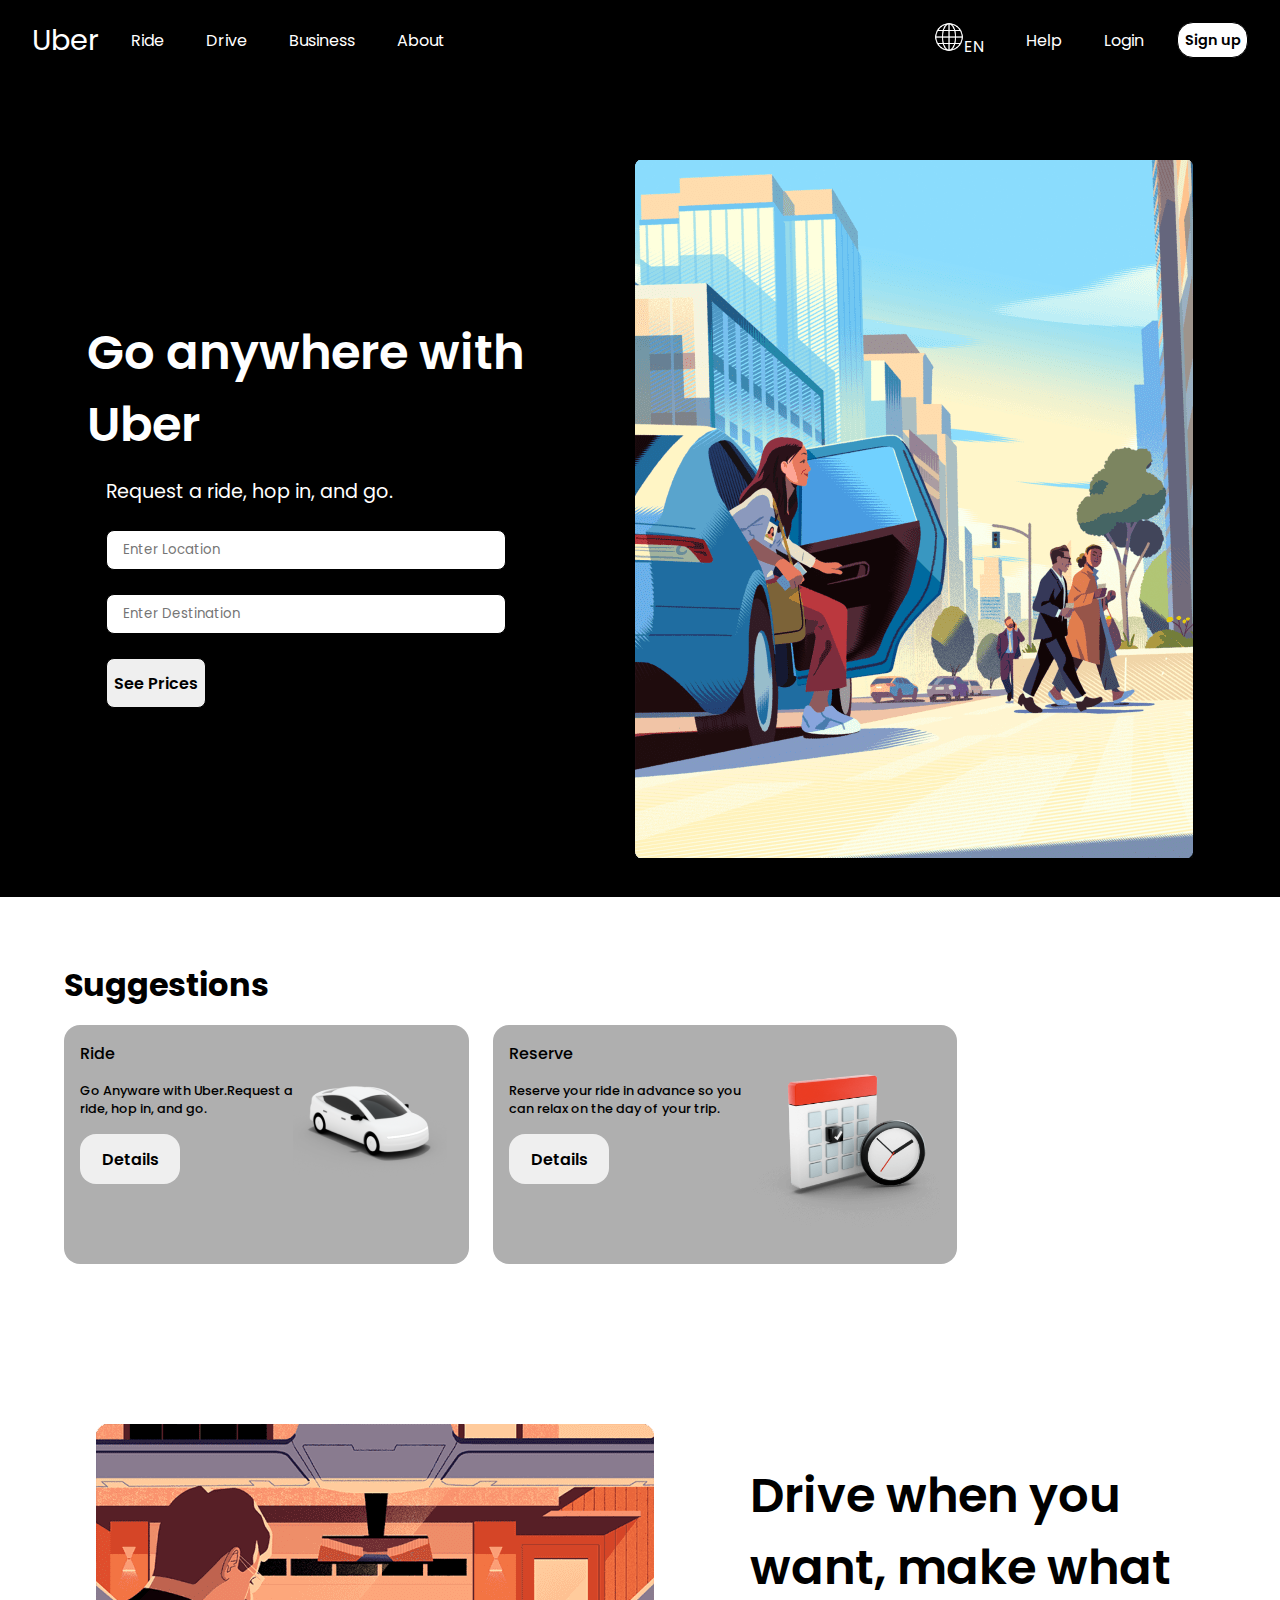
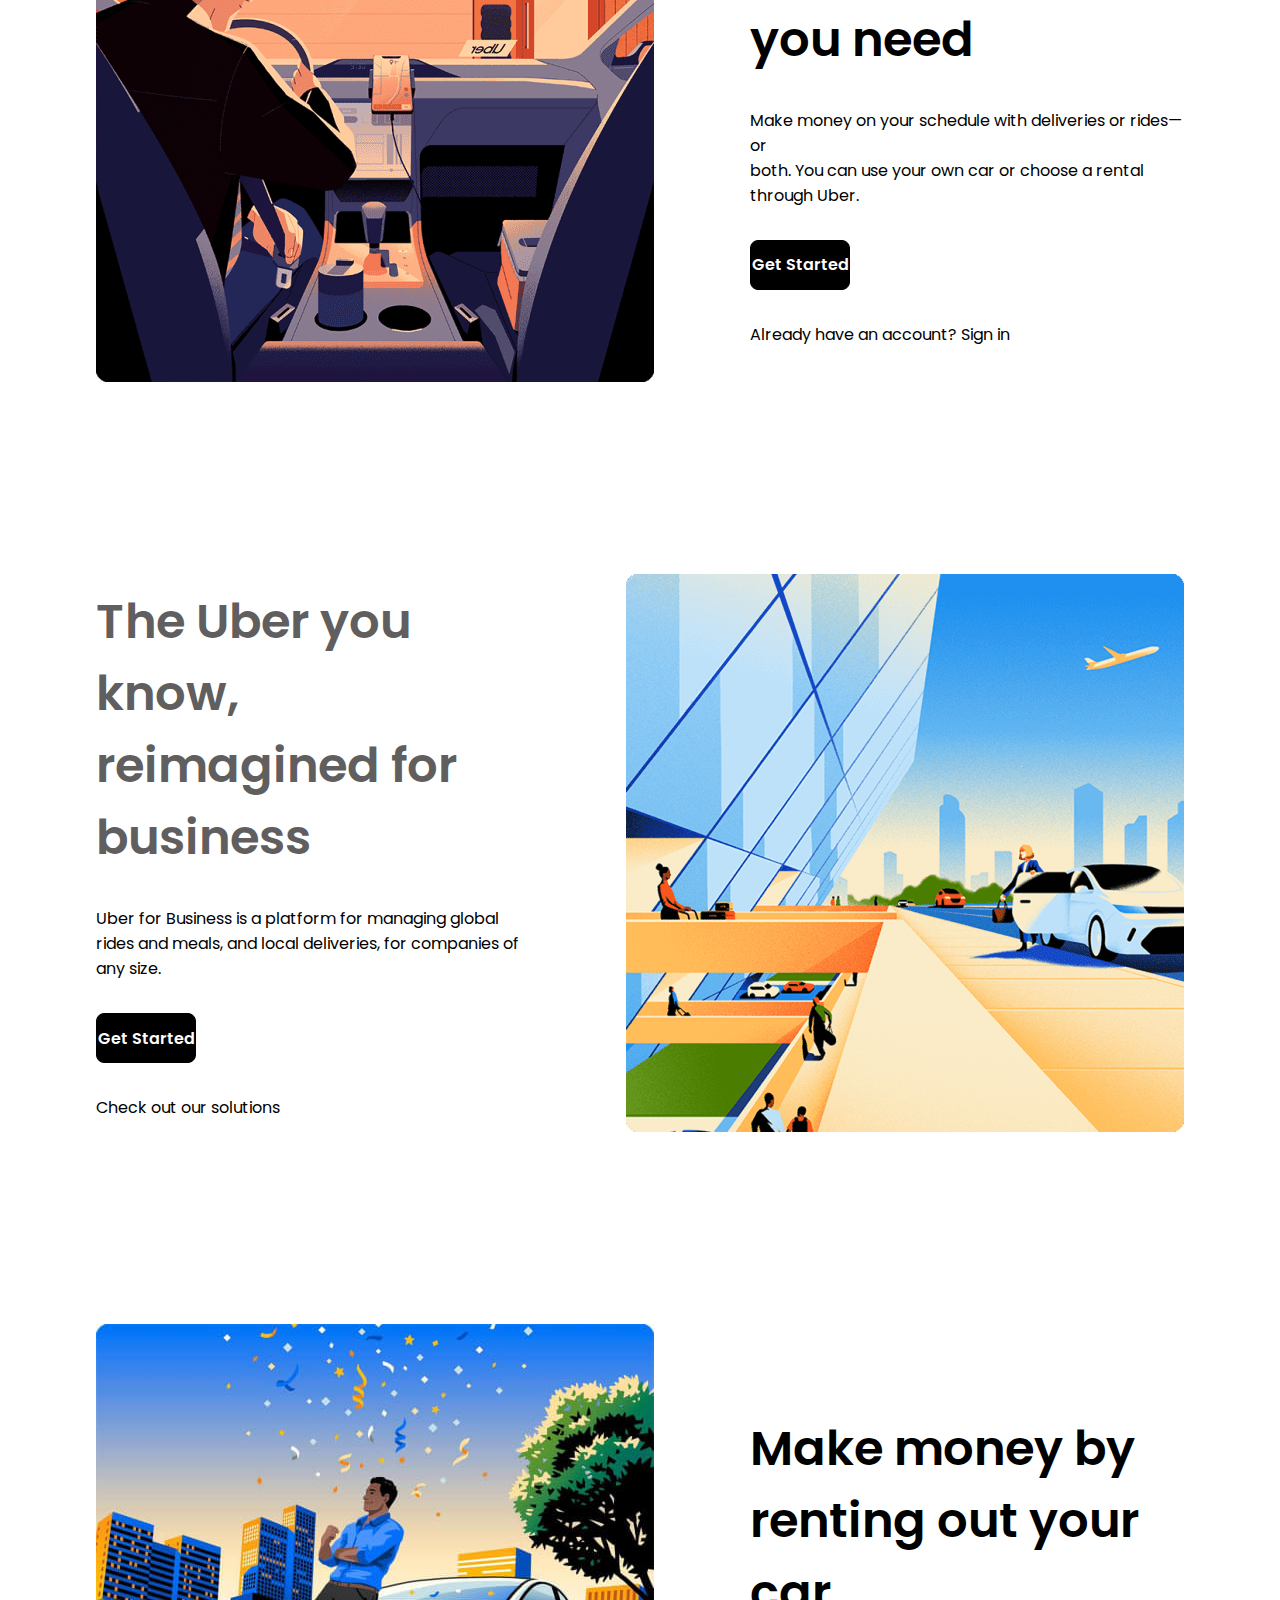
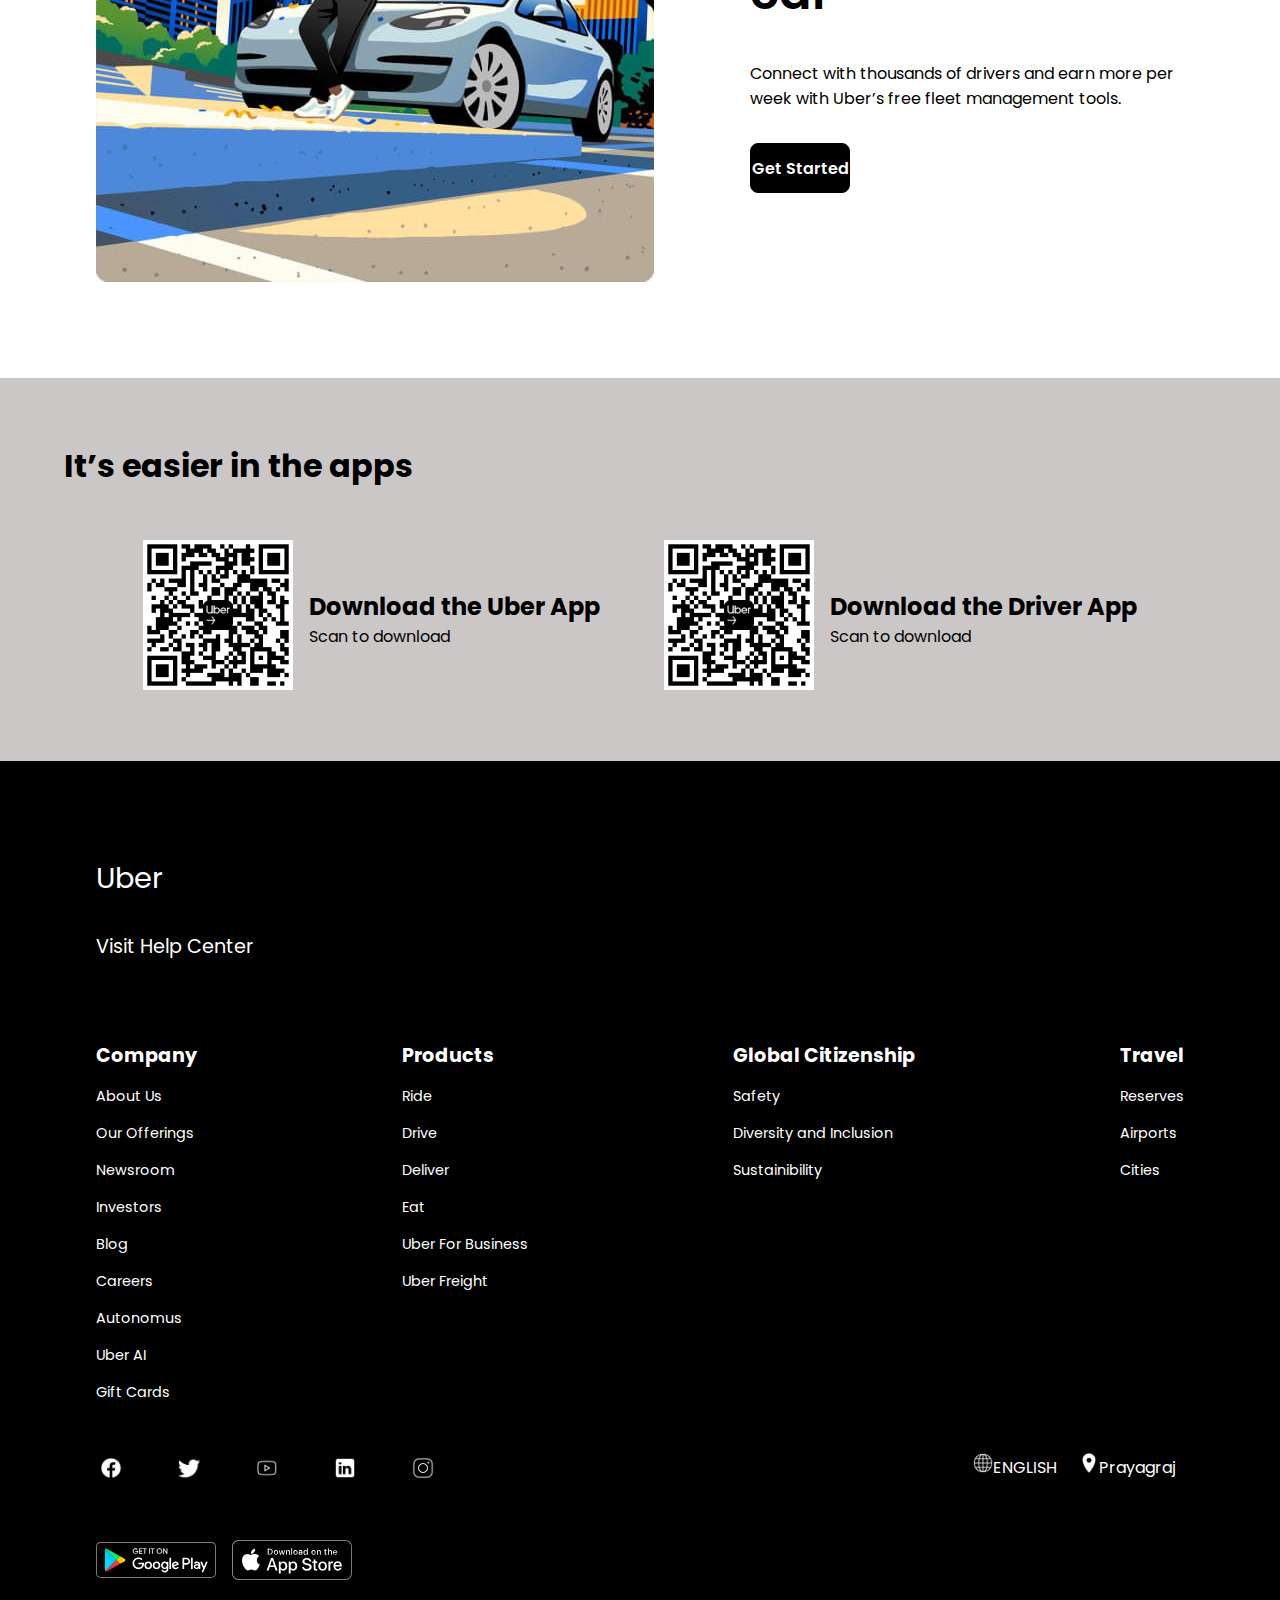
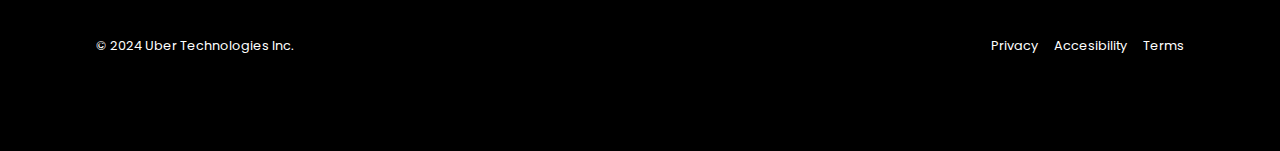
<file: index.html>
<!DOCTYPE html>
<html lang="en">
  <head>
    <meta charset="UTF-8" />
    <meta name="viewport" content="width=, initial-scale=1.0" />
    <title>UBER-Earn Money by driving or get a ride</title>
    <link
      rel="stylesheet"
      href="https://cdnjs.cloudflare.com/ajax/libs/font-awesome/6.6.0/css/all.min.css"
      integrity="sha512-Kc323vGBEqzTmouAECnVceyQqyqdsSiqLQISBL29aUW4U/M7pSPA/gEUZQqv1cwx4OnYxTxve5UMg5GT6L4JJg=="
      crossorigin="anonymous"
      referrerpolicy="no-referrer"
    />
    <link rel="stylesheet" href="style.css" />
    <link rel="shortcut icon" href="uber.png" type="image/x-icon" />
    <link rel="preconnect" href="https://fonts.googleapis.com" />
    <link rel="preconnect" href="https://fonts.gstatic.com" crossorigin />
    <link
      href="https://fonts.googleapis.com/css2?family=Poppins:ital,wght@0,100;0,200;0,300;0,400;0,500;0,600;0,700;0,800;0,900;1,100;1,200;1,300;1,400;1,500;1,600;1,700;1,800;1,900&display=swap"
      rel="stylesheet"
    />
  </head>
  <body>
    <div class="container">
      <div class="header">
        <div class="h1">
          <a
            href="https://www.uber.com/in/en/?uclick_id=88d5a99a-ba9e-4472-8536-4a018d91ac24"
            class="logo"
            >Uber</a
          >
          <a href="" class="a1">Ride</a>
          <a href="" class="a2">Drive</a>
          <a href="" class="a3">Business</a>
          <a href="" class="a4">About</a>
        </div>
        <div class="h2">
          <a href="" class="a5"
            ><img src="icons8-geography-50.png" alt="" />EN</a
          >
          <a href="" class="a6">Help</a>
          <a href="signup.html" class="a7">Login</a>
          <a href="signup.html" class="signup">Sign up</a>
        </div>
      </div>

      <div class="herosection">
        <div class="div1">
          <h2>Go anywhere with <br />Uber</h2>
          <div class="content">
            <p>Request a ride, hop in, and go.</p>
            <input type="text" placeholder="Enter Location" />
            <input type="text" placeholder="Enter Destination" />
            <button>See Prices</button>
          </div>
        </div>
        <div class="div2">
          <img src="asset 0.png" alt="" />
        </div>
      </div>

      <div class="suggestion">
        <h1>Suggestions</h1>
        <div class="suggestions">
          <div class="suggestion1">
            <div class="sl">
              <h4>Ride</h4>
              <p>
                Go Anyware with Uber.Request a <br />
                ride, hop in, and go.
              </p>
              <button>Details</button>
            </div>
            <div class="sr">
              <img src="car.png" alt="" />
            </div>
          </div>

          <div class="suggestion1">
            <div class="sl">
              <h4>Reserve</h4>
              <p>
                Reserve your ride in advance so you <br />
                can relax on the day of your trip.
              </p>
              <button>Details</button>
            </div>
            <div class="sr">
              <img src="reserve_clock.png" alt="" class="reserve_clock" />
            </div>
          </div>
        </div>
      </div>

      <div class="banner1">
        <div class="bl">
          <img src="asset 1.png" alt="" />
        </div>
        <div class="br">
          <h1>Drive when you <br />want, make what you need</h1>
          <p>
            Make money on your schedule with deliveries or rides—or <br />
            both. You can use your own car or choose a rental <br />through
            Uber.
          </p>
          <button>Get Started</button>
          <a href="signup.html"> Already have an account? Sign in </a>
        </div>
      </div>

      <div class="banner2">
        <div class="bl">
          <h1>The Uber you <br />know, reimagined for business</h1>
          <p>
            Uber for Business is a platform for managing global rides and meals,
            and local deliveries, for companies of any size.
          </p>
          <button>Get Started</button>
          <a href="">Check out our solutions </a>
        </div>
        <div class="br">
          <img src="asset 2.png" alt="" />
        </div>
      </div>
      <div class="banner1">
        <div class="bl">
          <img src="asset 3.jpeg" alt="" />
        </div>
        <div class="br">
          <h1>Make money by renting out your car</h1>
          <p>
            Connect with thousands of drivers and earn more per week with Uber’s
            free fleet management tools.
          </p>
          <button>Get Started</button>
        </div>
      </div>

      <div class="qr">
        <h1>It’s easier in the apps</h1>
        <div class="qrs">
          <div class="qr1">
            <div class="qrl">
              <a href="">
                <img src="asset 5.png" alt="" />
              </a>
            </div>
            <div class="qrr">
              <a href="">
                <h2>Download the Uber App</h2>
                <p>Scan to download</p>
              </a>
            </div>
          </div>
          <div class="qr1">
            <div class="qrl">
              <a href="">
                <img src="asset 5.png" alt="" />
              </a>
            </div>
            <div class="qrr">
              <a href="">
                <h2>Download the Driver App</h2>
                <p>Scan to download</p>
              </a>
            </div>
          </div>
        </div>
      </div>

      <div class="footer">
        <div class="f1">
          <a
            href="https://www.uber.com/in/en/?uclick_id=88d5a99a-ba9e-4472-8536-4a018d91ac24"
            class="logo"
            >Uber</a
          >
          <a href="" class="Help">Visit Help Center</a>
        </div>

        <div class="f2">
          <div class="f21">
            <h4>Company</h4>
            <a href="">About Us</a>
            <a href="">Our Offerings</a>
            <a href="">Newsroom</a>
            <a href="">Investors</a>
            <a href="">Blog</a>
            <a href="">Careers</a>
            <a href="">Autonomus</a>
            <a href="">Uber AI </a>
            <a href="">Gift Cards</a>
          </div>

          <div class="f21">
            <h4>Products</h4>
            <a href="">Ride</a>
            <a href="">Drive</a>
            <a href="">Deliver</a>
            <a href="">Eat</a>
            <a href="">Uber For Business</a>
            <a href="">Uber Freight</a>
          </div>

          <div class="f21">
            <h4>Global Citizenship</h4>
            <a href="">Safety</a>
            <a href="">Diversity and Inclusion</a>
            <a href="">Sustainibility</a>
          </div>

          <div class="f21">
            <h4>Travel</h4>
            <a href="">Reserves</a>
            <a href="">Airports</a>
            <a href="">Cities</a>
          </div>
        </div>

        <div class="f3">
          <div class="f3l">
            <a href="">
              <img src="icons8-facebook-50 (1).png" alt="" />
            </a>
            <a href="">
              <img src="icons8-twitter-50.png" alt="" />
            </a>
            <a href="">
              <img src="icons8-youtube-50.png" alt="" />
            </a>
            <a href="">
              <img src="icons8-linkedin-50.png" alt="" />
            </a>
            <a href="">
              <img src="icons8-insta-50.png" alt="" />
            </a>
          </div>
          <div class="f3r">
            <a href="" class="a5"
              ><img src="icons8-geography-50.png" alt="" />ENGLISH</a
            >
            <a href="" class="a5"
              ><img src="icons8-location-50.png" alt="" />Prayagraj</a
            >
          </div>
        </div>

        <div class="f4">
          <a href="">
            <img src="app-store-google-4d63c31a3e.svg" alt="" />
          </a>
          <a href="">
            <img src="app-store-apple-f1f919205b.svg" alt="" />
          </a>
        </div>

        <div class="f5">
          <div class="f5l">
            <p>&copy; 2024 Uber Technologies Inc.</p>
          </div>
          <div class="f5r">
            <a href="">Privacy</a>
            <a href="">Accesibility</a>
            <a href="">Terms</a>
          </div>
        </div>
      </div>
    </div>
  </body>
</html>
</file>
<file: style.css>
* {
  margin: 0px;
  padding: 0px;
  box-sizing: border-box;
  font-family: "Poppins", sans-serif;
}

a {
  text-decoration: none;
  transition: 0.2s ease all;
}

.a1,
.a2,
.a3,
.a4,
.a5,
.a6,
.a7 {
  color: white;
  border: 1px solid transparent;
  padding: 0.5rem;
}

.conatainer {
  height: 100%;
  width: 100%;
}

.logo {
  font-size: 1.8rem;
  color: white;
}

.header {
  background-color: #000000;
  width: 100%;
  height: 80px;
  display: flex;
  justify-content: space-between;
  padding: 2rem;
}

.h1,
.h2 {
  display: flex;
  gap: 1.5rem;
  justify-content: center;
  align-items: center;
}

.h2 > a > img {
  height: 30px;
  width: 30px;
}

.a7:hover {
  background-color: #333;
  color: #fff;
  border-radius: 1.5rem;
}

.a6:hover {
  background-color: #333;
  color: #fff;
  border-radius: 1.5rem;
}

.a5:hover {
  background-color: #333;
  color: #fff;
  border-radius: 1.5rem;
}

.a4:hover {
  background-color: #333;
  color: #fff;
  border-radius: 1.5rem;
}

.a3:hover {
  background-color: #333;
  color: #fff;
  border-radius: 1.5rem;
}

.a2:hover {
  background-color: #333;
  color: #fff;
  border-radius: 1.5rem;
}

.a1:hover {
  background-color: #333;
  color: #fff;
  border-radius: 1.5rem;
}

.logo:hover {
  border: none;
  background-color: black;
}

.signup {
  padding: 0.4rem;
  font-size: 0.9rem;
  border: 1px solid black;
  border-radius: 1rem;
  background-color: white;
  color: black;
  font-weight: 600;
}

.signup:hover {
  background-color: #333;
  color: #fff;
  border-radius: 1.5rem;
}

.herosection {
  background-color: black;
  display: flex;
  justify-content: space-around;
  padding: 2rem;
}

.div1 {
  display: flex;
  gap: 1rem;
  flex-direction: column;
  justify-content: center;
  align-items: center;
}

.div1 > h2,
p {
  color: white;
}

.div1 > h2 {
  font-size: 3rem;
  font-weight: 600;
}

.div1,
.div2 {
  margin-top: 3rem;
}

.content {
  display: flex;
  flex-direction: column;
  justify-content: start;
  gap: 1.5rem;
}

.div1 > .content > p,
input,
button {
  margin-left: 0px;
}

.content > input {
  height: 40px;
  width: 400px;
  border: 1px solid black;
  border-radius: 0.5rem;
  padding: 1rem;
}

button {
  height: 50px;
  width: 100px;
  border: 1px solid black;
  border-radius: 0.5rem;
  font-size: 1rem;
  font-weight: 600;
}

.content > p {
  font-size: 1.2rem;
}

.suggestion {
  display: flex;
  flex-direction: column;
  padding: 4rem;
  gap: 1rem;
}

.suggestions {
  display: flex;
  flex-direction: row;
  gap: 1.5rem;
}

.suggestion1 {
  display: flex;
  flex-direction: row;
  background-color: #afafaf;
  padding: 1rem;
  border-radius: 1rem;
}

.sl {
  display: flex;
  flex-direction: column;
  gap: 1rem;
}

.sl > h4 {
  font-size: 1rem;
  font-weight: 500;
  color: black;
}

.sl > p {
  font-size: 0.8rem;
  font-weight: 500;
  color: black;
}

.sl > button {
  border-radius: 1rem;
  border: none;
}

.sl > button:hover {
  background-color: #333;
  color: #fff;
  border-radius: 1rem;
}

.reserve_clock {
  height: 200px;
  width: 200px;
}

.banner1,
.banner2 {
  display: flex;
  flex-direction: row;
  padding: 6rem;
  gap: 6rem;
}

.br {
  display: flex;
  flex-direction: column;
  justify-content: center;
  gap: 2rem;
  text-align: left;
}

.br > h1 {
  font-size: 3rem;
  font-weight: 600;
}

.br > p {
  color: black;
}

.br > button {
  background-color: black;
  color: white;
}

.br > button:hover {
  background-color: #333;
  border: none;
}

.br > a {
  color: black;
}

.bl {
  display: flex;
  flex-direction: column;
  justify-content: center;
  gap: 2rem;
  text-align: left;
}

.bl > h1 {
  font-size: 3rem;
  font-weight: 600;
  color: rgb(96, 94, 94);
}

.bl > p {
  color: black;
}

.bl > button {
  background-color: black;
  color: white;
}

.bl > button:hover {
  background-color: #333;
  border: none;
}

.bl > a {
  color: black;
}

.content > button:hover {
  background-color: #8f8a8a;
}

.qr {
  padding: 4rem;
  background-color: #ccc7c7;
}

.qr1 {
  display: flex;
  justify-content: center;
  align-items: center;
  flex-direction: row;
  gap: 1rem;
}

.qrr > a > h2 {
  color: black;
}

.qrr > a > p {
  color: black;
}

.qrs {
  display: flex;
  gap: 4rem;
  justify-content: center;
  align-items: center;
  margin-top: 50px;
}

.footer {
  background-color: black;
  padding: 6rem;
  display: flex;
  flex-direction: column;
}

.f1 {
  display: flex;
  flex-direction: column;
  gap: 2rem;
}

.Help {
  color: white;
  font-size: 1.2rem;
}

.f21 {
  display: flex;
  flex-direction: column;
  gap: 1rem;
}

.f21 > a {
  color: white;
  font-size: 0.9rem;
}

.f21 > a:hover {
  color: #afafaf;
}

.f2 {
  display: flex;
  flex-direction: row;
  justify-content: space-between;
  margin-top: 80px;
}

.f21 > h4 {
  color: white;
  font-size: 1.2rem;
}

.f3 {
  display: flex;
  margin-top: 50px;
  justify-content: space-between;
}

.f3l > a > img {
  height: 30px;
  width: 30px;
  color: white;
  border: 1px solid transparent;
  padding: 0.2rem;
}

.f3l {
  display: flex;
  gap: 3rem;
}

.f3l > a > img:hover {
  background-color: #333;
  color: #fff;
  border-radius: 0.5rem;
}

.f3r > a:hover {
  background-color: #333;
  color: #fff;
  border-radius: 0.2rem;
}

.f3r > a > img {
  height: 20px;
  width: 20px;
}

.f4 {
  display: flex;
  gap: 1rem;
  margin-top: 40px;
}

.f4 > a > img {
  height: 60px;
  width: 120px;
}

.f5 {
  display: flex;
  justify-content: space-between;
  margin-top: 40px;
}

.f5r {
  display: flex;
  gap: 1rem;
}

.f5r > a {
  color: white;
}

.f5r > a:hover {
  color: #8f8a8a;
}

.f5l > p {
  font-size: 0.8rem;
}

.f5r > a {
  font-size: 0.8rem;
}
</file>
